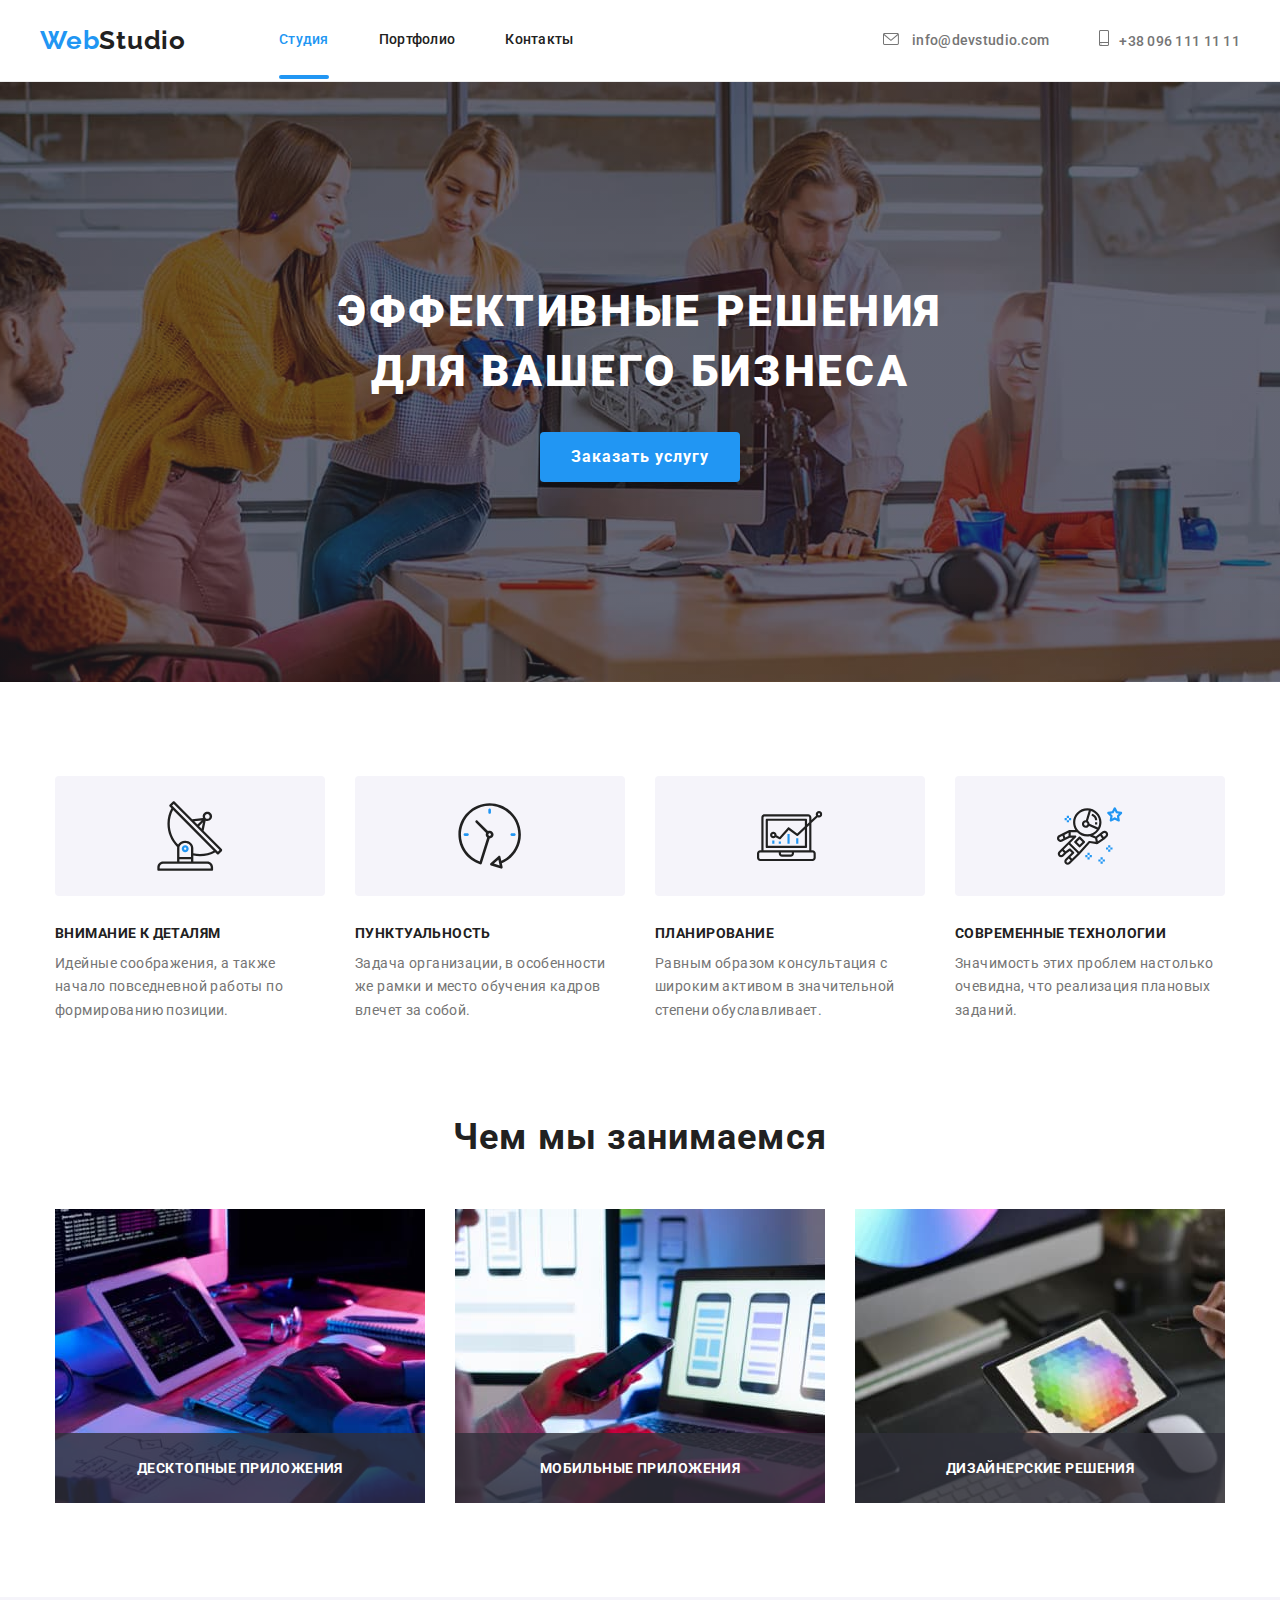
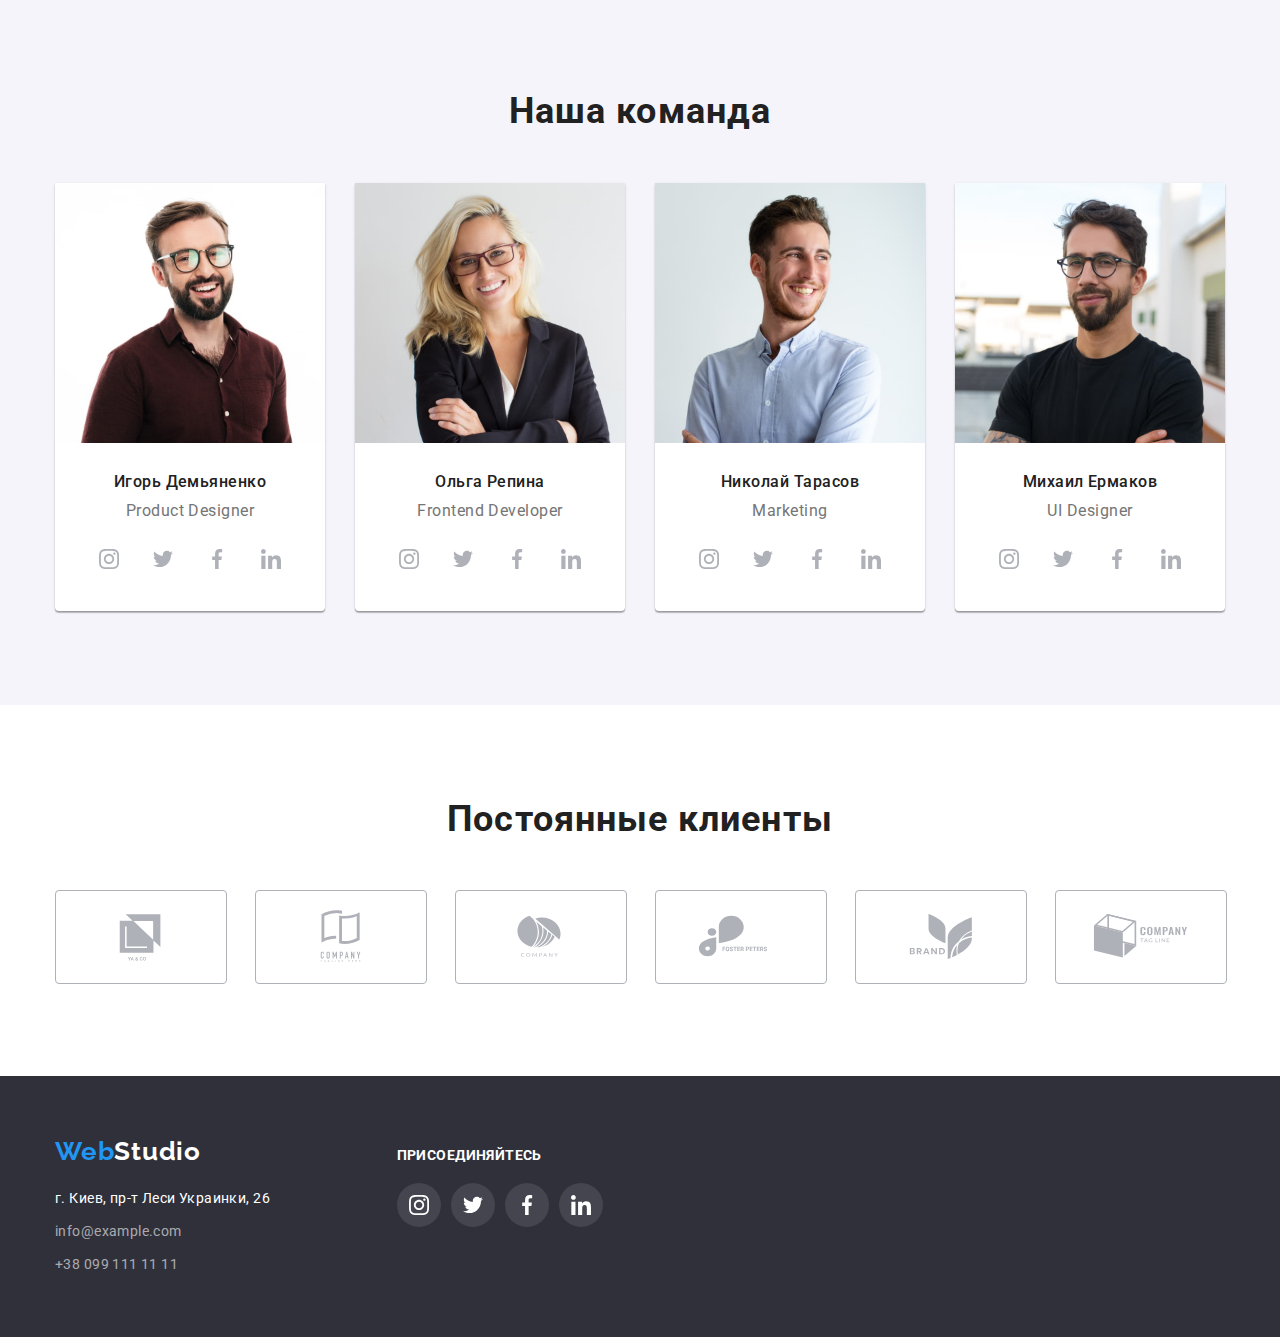
<file: index.html>
<!DOCTYPE html>
<html lang="ru">
<head>
    <meta charset="UTF-8">
    <meta http-equiv="X-UA-Compatible" content="IE=edge">
    <meta name="viewport" content="width=device-width, initial-scale=1.0">
    <link rel="preconnect" href="https://fonts.googleapis.com">
    <link rel="preconnect" href="https://fonts.gstatic.com" crossorigin>
    <link href="https://fonts.googleapis.com/css2?family=Roboto:wght@400;500;700;900&display=swap" rel="stylesheet">
    <link href="https://fonts.googleapis.com/css2?family=Raleway:wght@700&display=swap" rel="stylesheet">
    <title>Студия</title>
    <link
      rel="stylesheet"
      href="https://cdnjs.cloudflare.com/ajax/libs/modern-normalize/1.1.0/modern-normalize.min.css"
      integrity="sha512-wpPYUAdjBVSE4KJnH1VR1HeZfpl1ub8YT/NKx4PuQ5NmX2tKuGu6U/JRp5y+Y8XG2tV+wKQpNHVUX03MfMFn9Q=="
      crossorigin="anonymous"
      referrerpolicy="no-referrer">
      <link href="https://unpkg.com/aos@2.3.1/dist/aos.css" rel="stylesheet">
    <link rel="stylesheet" href="./css/styles.css">
    <link rel="stylesheet" href="./css/normalize.css">
</head>
<body>
    <header class="header">
    <div class="container">
<nav class="header-nav">
    <a href="" class="link"> <span class="logo-web logo">Web</span><span class="logo-studio logo">Studio</span></a>
    <ul class="header-list list">
        <li class="header-item"><a href="" class="header-link-studio-page current link">Студия</a></li>
        <li class="header-item"><a href="./portfolio.html" rel="noopener noreferrer nofollow" class="header-link link">Портфолио </a></li>
        <li class="header-item"><a href="" class="header-link link">Контакты </a></li>
    </ul>
</nav>
<div class="header-connect">
<ul class="header-contact-list list">
    <li>
        <a href="mailto:info@devstudio.com" class="header-tel link">
            <svg class="header-icon-mail" width="16" height="12">
                <use href="./img/icons4.svg#icon-envelope"></use>
            </svg>
        info@devstudio.com
        </a>
    </li>
    <li>
        <a href="tel:+380961111111" class="header-mail link">
            <svg class="header-icon-tel" width="10" height="16">
                <use href="./img/icons4.svg#icon-smartphone"></use>
            </svg>+38 096 111 11 11</a>
    </li>
</ul>
</div>
</div>
</header>
<main>
    <section class="section hero">
    <div class="container">
        <div class="hero-content">
        <h1 class="hero-title">
        Эффективные решения для вашего бизнеса
        </h1>
        <button type="button" class="hero-btn" data-modal-open>Заказать услугу</button>
        </div>
    </div>
    </section>
    <section class="section-benefits">
        <div class="container flex-benefits">
<ul class="benefits-list list">
    <li class="benefits-item">
        <a href="" class="benefits-link-icons" rel="noopener noreferrer nofollow">
            <svg class="benefits-icon" width="65.32" height="70">
                <use href="./img/icons3.svg#icon-benefits-icon"></use>
            </svg>
        </a>
        <p class="benefits-sledding">Внимание к деталям</p>
        <p class="benefits-sledding-item">Идейные соображения, а также начало повседневной работы по формированию позиции.</p>
    </li>
    <li class="benefits-item">
        <a href="" class="benefits-link-icons" rel="noopener noreferrer nofollow">
            <svg class="benefits-icon" width="65.32" height="70">
                <use href="./img/icons3.svg#icon-benefits-icon2"></use>
            </svg>
        </a>
        <p class="benefits-sledding">Пунктуальность</p>
        <p class="benefits-sledding-item">Задача организации, в особенности же рамки и место обучения кадров влечет за собой.</p>
    </li>
    <li class="benefits-item">
        <a href="" class="benefits-link-icons" rel="noopener noreferrer nofollow">
            <svg class="benefits-icon" width="65.32" height="70">
                <use href="./img/icons3.svg#icon-benefits-icon3"></use>
            </svg>
        </a>
        <p class="benefits-sledding">Планирование</p>
        <p class="benefits-sledding-item">Равным образом консультация с широким активом в значительной степени обуславливает.</p>
    </li>
    <li class="benefits-item">
        <a href="" class="benefits-link-icons" rel="noopener noreferrer nofollow">
            <svg class="benefits-icon" width="65.32" height="70">
                <use href="./img/icons3.svg#icon-benefits-icon4"></use>
            </svg>
        </a>
        <p class="benefits-sledding">Современные технологии</p>
        <p class="benefits-sledding-item">Значимость этих проблем настолько очевидна, что реализация плановых заданий.</p>
    </li>
</ul>
</div>
    </section>
    <section class="section">
    <div class="container flex-about">
    <h2 class="about-main-title">Чем мы занимаемся</h2>
        <ul class="about-list list">
            <li class="about-item">
                <div class="abous-cover">
                <img src="./img/img-work1.jpg" alt="работа" width="370"height="294">
                <p class="about-cover-text">Десктопные приложения</p>
                </div>
            </li>
            <li class="about-item">
                <div class="abous-cover">
                <img src="./img/img-work2.jpg" alt="работа" width="370"height="294">
                <p class="about-cover-text">Мобильные приложения</p>
                </div>
            </li>
            <li class="about-item">
                <div class="abous-cover">
                <img src="./img/img-work3.jpg" alt="работа" width="370"height="294">
                <p class="about-cover-text">Дизайнерские решения</p>
                </div>
            </li>
        </ul>
    </div>
    </section>
    <section class="section flex-team">
        <div class="container flex-team">
        <h2 class="team-main-title">Наша команда</h2>
        <ul class="team-list list">
            <li class="team-item">
                <img src="./img/human1.jpg" alt="human" width="270" height="260">
            <div class="team-text">
                <p class="team-item-name">Игорь Демьяненко</p>
                <p lang="en" class="team-item-position">Product Designer</p>
                <ul class="team-soc-list list">
                    <li class="team-soc-item">
                        <a href="" class="team-soc-link link" rel="noopener noreferrer nofollow">
                        <svg class="team-soc-icon" width="20" height="20">
                          <use href="./img/icons.svg#icon-instagram"></use>  
                        </svg>
                        </a>
                    </li>
                    <li class="team-soc-item">
                        <a href="" class="team-soc-link link" rel="noopener noreferrer nofollow">
                            <svg class="team-soc-icon" width="20" height="20">
                                <use href="./img/icons.svg#icon-twitter"></use>  
                              </svg>
                        </a></li>
                    <li class="team-soc-item">
                        <a href="" class="team-soc-link link" rel="noopener noreferrer nofollow">
                            <svg class="team-soc-icon" width="20" height="20">
                                <use href="./img/icons.svg#icon-facebook"></use>  
                              </svg>
                        </a></li>
                    <li class="team-soc-item">
                        <a href="" class="team-soc-link link" rel="noopener noreferrer nofollow">
                            <svg class="team-soc-icon" width="20" height="20">
                                <use href="./img/icons.svg#icon-linkedin"></use>  
                              </svg>  
                        </a></li>
                </ul>
            </div>
            </li>
            <li class="team-item">
                <img src="./img/human2.jpg" alt="human" width="270" height="260">
            <div class="team-text">
                <p class="team-item-name">Ольга Репина</p>
                <p lang="en" class="team-item-position">Frontend Developer</p>
                <ul class="team-soc-list list">
                    <li class="team-soc-item">
                        <a href="" class="team-soc-link link" rel="noopener noreferrer nofollow">
                        <svg class="team-soc-icon" width="20" height="20">
                          <use href="./img/icons.svg#icon-instagram"></use>  
                        </svg>
                        </a>
                    </li>
                    <li class="team-soc-item">
                        <a href="" class="team-soc-link link" rel="noopener noreferrer nofollow">
                            <svg class="team-soc-icon" width="20" height="20">
                                <use href="./img/icons.svg#icon-twitter"></use>  
                              </svg>
                        </a></li>
                    <li class="team-soc-item">
                        <a href="" class="team-soc-link link" rel="noopener noreferrer nofollow">
                            <svg class="team-soc-icon" width="20" height="20">
                                <use href="./img/icons.svg#icon-facebook"></use>  
                              </svg>
                        </a></li>
                    <li class="team-soc-item">
                        <a href="" class="team-soc-link link" rel="noopener noreferrer nofollow">
                            <svg class="team-soc-icon" width="20" height="20">
                                <use href="./img/icons.svg#icon-linkedin"></use>  
                              </svg>  
                        </a></li>
                </ul>
                </div>
            </li>
            <li class="team-item">
                <img src="./img/human3.jpg" alt="human" width="270" height="260">
                <div class="team-text">
                <p class="team-item-name">Николай Тарасов</p>
                <p lang="en" class="team-item-position">Marketing</p>
                <ul class="team-soc-list list">
                    <li class="team-soc-item">
                        <a href="" class="team-soc-link link" rel="noopener noreferrer nofollow">
                        <svg class="team-soc-icon" width="20" height="20">
                          <use href="./img/icons.svg#icon-instagram"></use>  
                        </svg>
                        </a>
                    </li>
                    <li class="team-soc-item">
                        <a href="" class="team-soc-link link" rel="noopener noreferrer nofollow">
                            <svg class="team-soc-icon" width="20" height="20">
                                <use href="./img/icons.svg#icon-twitter"></use>  
                              </svg>
                        </a></li>
                    <li class="team-soc-item">
                        <a href="" class="team-soc-link link" rel="noopener noreferrer nofollow">
                            <svg class="team-soc-icon" width="20" height="20">
                                <use href="./img/icons.svg#icon-facebook"></use>  
                              </svg>
                        </a></li>
                    <li class="team-soc-item">
                        <a href="" class="team-soc-link link" rel="noopener noreferrer nofollow">
                            <svg class="team-soc-icon" width="20" height="20">
                                <use href="./img/icons.svg#icon-linkedin"></use>  
                              </svg>  
                        </a></li>
                </ul>
</div>
            </li>
            <li class="team-item">
                <img src="./img/human4.jpg" alt="human" width="270" height="260">
<div class="team-text">
                <p class="team-item-name">Михаил Ермаков</p>
                <p lang="en" class="team-item-position">UI Designer</p>
                <ul class="team-soc-list list">
                    <li class="team-soc-item">
                        <a href="" class="team-soc-link link" rel="noopener noreferrer nofollow">
                        <svg class="team-soc-icon" width="20" height="20">
                          <use href="./img/icons.svg#icon-instagram"></use>  
                        </svg>
                        </a>
                    </li>
                    <li class="team-soc-item">
                        <a href="" class="team-soc-link link" rel="noopener noreferrer nofollow">
                            <svg class="team-soc-icon" width="20" height="20">
                                <use href="./img/icons.svg#icon-twitter"></use>  
                              </svg>
                        </a></li>
                    <li class="team-soc-item">
                        <a href="" class="team-soc-link link" rel="noopener noreferrer nofollow">
                            <svg class="team-soc-icon" width="20" height="20">
                                <use href="./img/icons.svg#icon-facebook"></use>  
                              </svg>
                        </a></li>
                    <li class="team-soc-item">
                        <a href="" class="team-soc-link link" rel="noopener noreferrer nofollow">
                            <svg class="team-soc-icon" width="20" height="20">
                                <use href="./img/icons.svg#icon-linkedin"></use>  
                              </svg>  
                        </a></li>
                </ul>
            </div>
            </li>
        </ul>
        </div>
    </section>
    <section class="section">
        <h2 class="clients-main-title">
        Постоянные клиенты
        </h2>
        <div class="clients-maim-list container">
            <ul class="clients-soc-list list container">
            <li class="clients-soc-item">
            <a href="" class="clients-soc-link link" rel="noopener noreferrer nofollow">
            <svg class="clients=soc-icon" width="106" height="60">
                <use href="./img/icons2.svg#icon-clients1"></use>    
            </svg>
            </a>
            </li>
            <li class="clients-soc-item">
            <a href="" class="clients-soc-link link" rel="noopener noreferrer nofollow">
                <svg class="clients=soc-icon" width="106" height="60">
                    <use href="./img/icons2.svg#icon-clients2"></use>    
                </svg>
        </a>
    </li>
            <li class="clients-soc-item">
            <a href="" class="clients-soc-link link" rel="noopener noreferrer nofollow">
                <svg class="clients=soc-icon" width="106" height="60">
                    <use href="./img/icons2.svg#icon-clients3"></use>    
                </svg>
        </a>
    </li>
            <li class="clients-soc-item">
            <a href="" class="clients-soc-link link" rel="noopener noreferrer nofollow">
                <svg class="clients=soc-icon" width="106" height="60">
                    <use href="./img/icons2.svg#icon-clients4"></use>    
                </svg>
            </a>
            </li>
            <li class="clients-soc-item">
            <a href="" class="clients-soc-link link" rel="noopener noreferrer nofollow">
                <svg class="clients=soc-icon" width="106" height="60">
                    <use href="./img/icons2.svg#icon-clients5"></use>    
                </svg>
        </a>
    </li>
            <li class="clients-soc-item">
            <a href="" class="clients-soc-link link" rel="noopener noreferrer nofollow">
                <svg class="clients=soc-icon" width="106" height="60">
                    <use href="./img/icons2.svg#icon-clients6"></use>    
                </svg>
        </a>
    </li>
</div>
    </section>
</main>
<footer class="footer">
<div class="footer-blocks container">
    <div class="footer-info container">
    <a href="" class="logo-footer link"> <span class="logo-web">Web</span><span class="logo-studio-footer">Studio</span></a>
    <address role="author" class="footer-address">г. Киев, пр-т Леси Украинки, 26</address>
    <ul class="footer-list list">
        <li class="footer-item"><a href="mailto:info@example.com" class="footer-tel link">info@example.com</a></li>
        <li class="footer-item"><a href="tel:+380991111111" class="footer-mail link">+38 099 111 11 11</a></li>
    </ul>
    </div>
    <div class="footer-connect-block container flex-footer">
        <p class="footer-connect">присоединяйтесь</p>
        <ul class="team-soc-list list">
            <li class="team-soc-item-footer">
                <a href="" class="team-soc-link-footer link" rel="noopener noreferrer nofollow">
                <svg class="team-soc-icon-footer" width="20" height="20">
                  <use href="./img/icons.svg#icon-instagram"></use>  
                </svg>
                </a>
            </li>
            <li class="team-soc-item-footer">
                <a href="" class="team-soc-link-footer link" rel="noopener noreferrer nofollow">
                    <svg class="team-soc-icon-footer" width="20" height="20">
                        <use href="./img/icons.svg#icon-twitter"></use>  
                      </svg>
                </a></li>
            <li class="team-soc-item-footer">
                <a href="" class="team-soc-link-footer link" rel="noopener noreferrer nofollow">
                    <svg class="team-soc-icon-footer" width="20" height="20">
                        <use href="./img/icons.svg#icon-facebook"></use>  
                      </svg>
                </a></li>
            <li class="team-soc-item-footer">
                <a href="" class="team-soc-link-footer link" rel="noopener noreferrer nofollow">
                    <svg class="team-soc-icon-footer" width="20" height="20">
                        <use href="./img/icons.svg#icon-linkedin"></use>  
                      </svg> 
                </a></li>
        </ul>
    </div>
    </div>
</footer>
<div class="backdrop is-hidden" data-modal>
    <div class="modal">
        <button type="button" class="modal-close-btn" data-modal-close>
            <svg class="modal-icon" width="20" height="18" fill="none" xmlns="http://www.w3.org/2000/svg"><path d="M15 4.108 13.892 3 9.5 7.392 5.108 3 4 4.108 8.392 8.5 4 12.892 5.108 14 9.5 9.608 13.892 14 15 12.892 10.608 8.5 15 4.108Z"/></svg>
        </button>
    </div>
</div>
<script src="./js/modal.js"></script>
<script src="https://unpkg.com/aos@2.3.1/dist/aos.js"></script>
<script>
    AOS.init();
  </script>
</body>
</html>
</file>
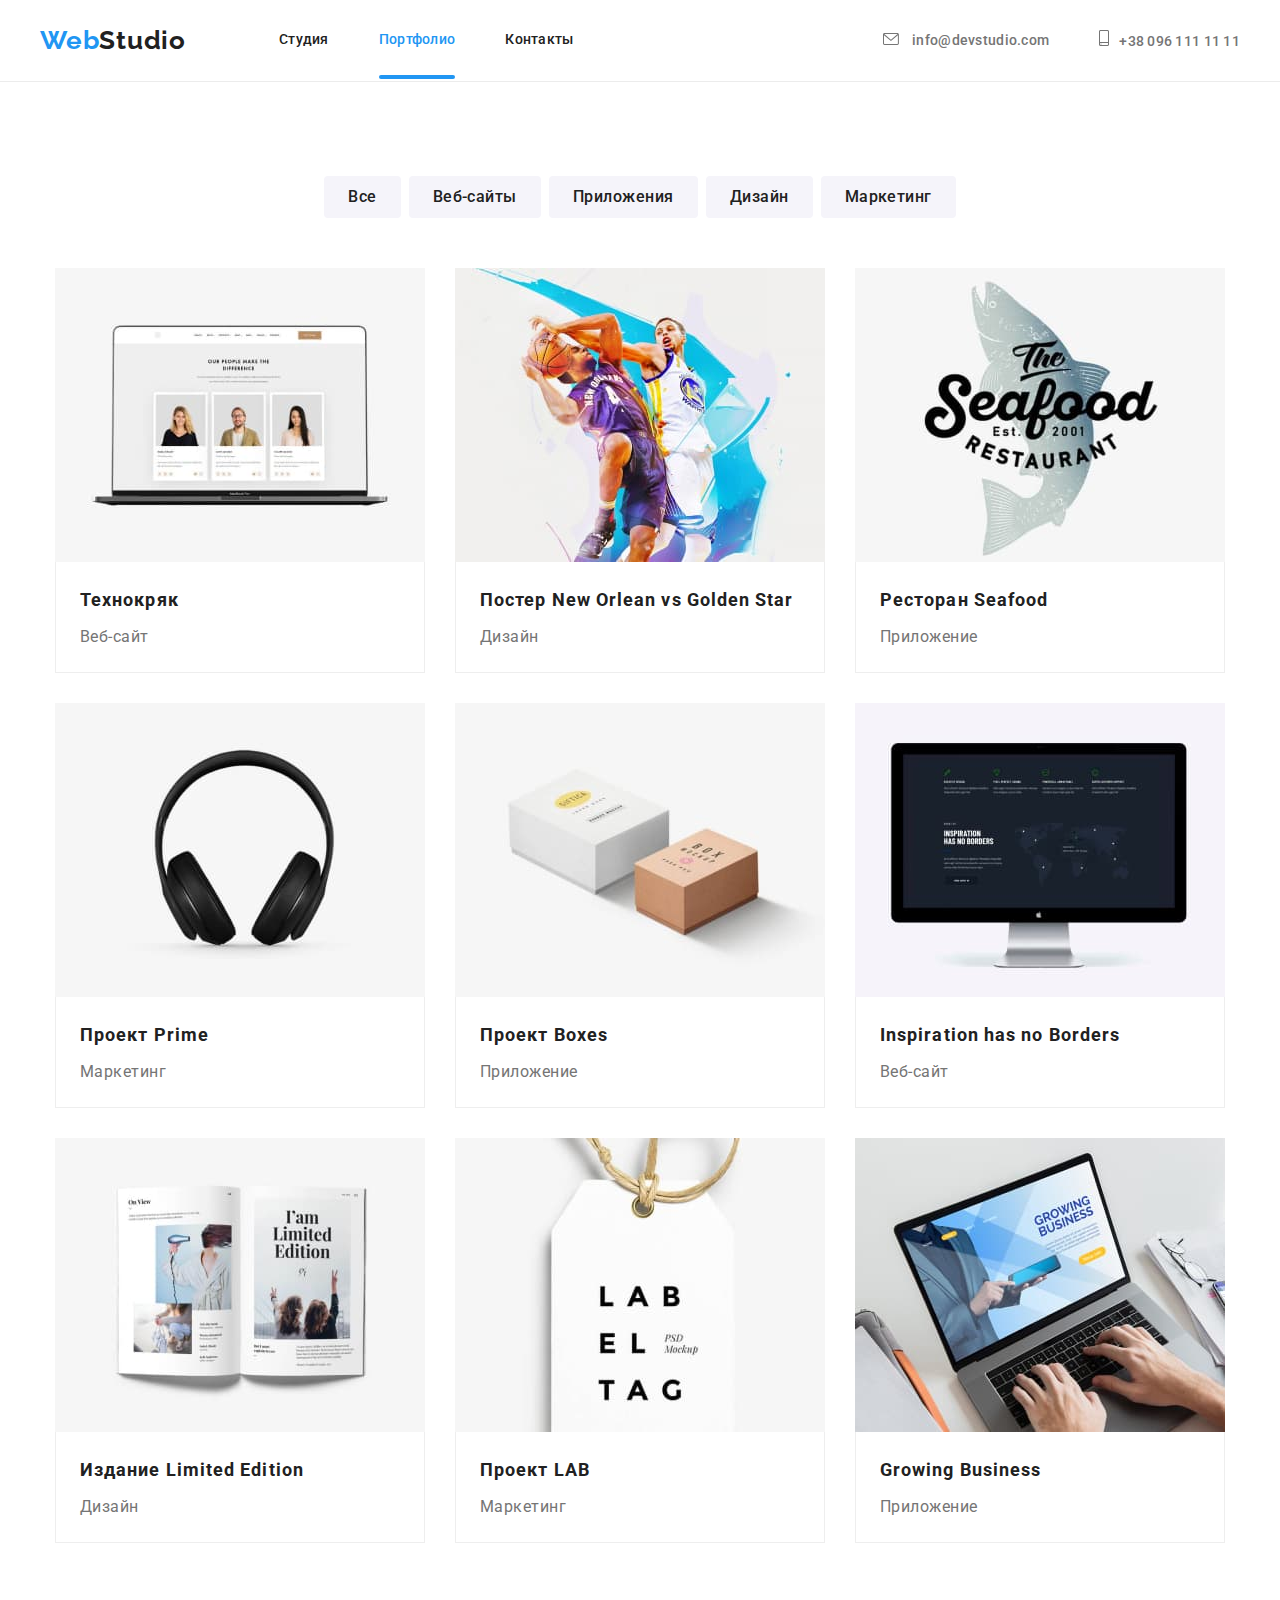
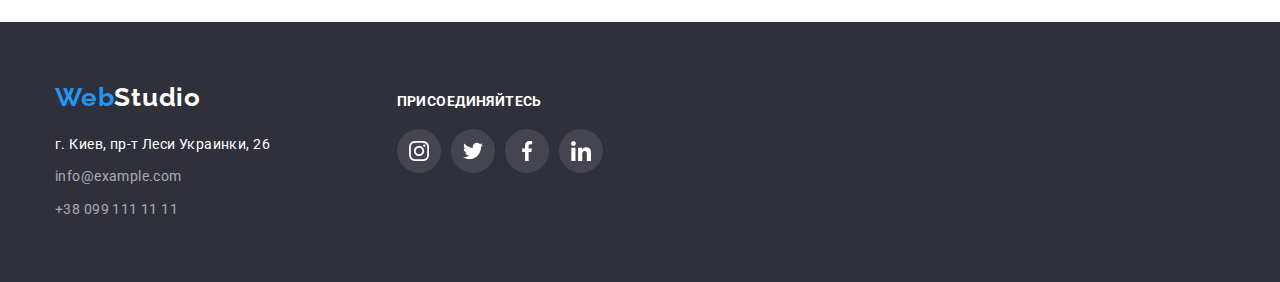
<file: portfolio.html>
<!DOCTYPE html>
<html lang="ru">
<head>
    <meta charset="UTF-8">
    <meta http-equiv="X-UA-Compatible" content="IE=edge">
    <meta name="viewport" content="width=device-width, initial-scale=1.0">
    <link rel="preconnect" href="https://fonts.googleapis.com">
    <link rel="preconnect" href="https://fonts.gstatic.com" crossorigin>
    <link href="https://fonts.googleapis.com/css2?family=Roboto:wght@400;500;700;900&display=swap" rel="stylesheet">
    <link href="https://fonts.googleapis.com/css2?family=Raleway:wght@700&display=swap" rel="stylesheet">
    <title>Портфолио</title>
    <link rel="stylesheet" href="./css/styles.css">
    <link rel="stylesheet" href="./css/normalize.css">
</head>
<body>
    <header class="header">
        <div class="container">
    <nav class="header-nav">
        <a href="" class="link"> <span class="logo-web logo">Web</span><span class="logo-studio logo">Studio</span></a>
        <ul class="header-list list">
            <li class="header-item"><a href="./index.html" rel="noopener noreferrer nofollow" class="header-link link">Студия</a></li>
            <li class="header-item"><a href="" rel="" class="header-link-page current link">Портфолио </a></li>
            <li class="header-item"><a href="" class="header-link link">Контакты </a></li>
        </ul>
    </nav>
    <div class="header-connect">
        <ul class="header-contact-list list">
            <li>
                <a href="mailto:info@devstudio.com" class="header-tel link">
                    <svg class="header-icon-mail" width="16" height="12">
                        <use href="./img/icons4.svg#icon-envelope"></use>
                    </svg>
                info@devstudio.com
                </a>
            </li>
            <li>
                <a href="tel:+380961111111" class="header-mail link">
                    <svg class="header-icon-tel" width="10" height="16">
                        <use href="./img/icons4.svg#icon-smartphone"></use>
                    </svg>+38 096 111 11 11</a>
            </li>
        </ul>
    </div>
    </div>
    </header>
<main>
<section class="section-portfolio">
    <div class="container">
    <ul class="main-list-btn list">
    <li class="main-item-btn"><button type="button" class="main-btn">Все</button></li>
    <li class="main-item-btn"><button type="button" class="main-btn">Веб-сайты</button></li>
    <li class="main-item-btn"><button type="button" class="main-btn">Приложения</button></li>
    <li class="main-item-btn"><button type="button" class="main-btn">Дизайн</button></li>
    <li class="main-item-btn"><button type="button" class="main-btn">Маркетинг</button></li>
    </ul>
    </div>
    <div class="container">
    <ul class="main-list list">
        <li class="main-item">
            <div class="main-top-wrap"><img src="./img/main-img1.jpg" alt="macbook" width="370" height="294">
                <p class="main-img-cover-text">Ресурс предлагает комплексные предложения с разным уровнем функционала и сервисов. Все это позволит посетителю получить исчерпывающие сведения <br> о компании или частном лице.
                </p>
            </div>
            <div class="cards-text">
            <p class="main-item-text">Технокряк</p>
            <p class="main-item-subtext">Веб-сайт</p>
            </div>
        </li>
        <li class="main-item">
            <div class="main-top-wrap">
            <img src="./img/main-img2.jpg" alt="basketball" width="370" height="294">
            <p class="main-img-cover-text">Ресурс предлагает комплексные предложения с разным уровнем функционала и сервисов. Все это позволит посетителю получить исчерпывающие сведения <br> о компании или частном лице.
            </p>
            </div>
            <div class="cards-text">
            <p class="main-item-text">Постер New Orlean vs Golden Star</p>
            <p class="main-item-subtext">Дизайн</p>
        </div>
        </li>
        <li class="main-item">
            <div class="main-top-wrap">
            <img src="./img/main-img3.jpg" alt="seafood" width="370" height="294">
            <p class="main-img-cover-text">Ресурс предлагает комплексные предложения с разным уровнем функционала и сервисов. Все это позволит посетителю получить исчерпывающие сведения <br> о компании или частном лице.
            </p>
            </div>
            <div class="cards-text">
            <p class="main-item-text">Ресторан Seafood</p>
            <p class="main-item-subtext">Приложение</p>
        </div>
        </li>
        <li class="main-item">
            <div class="main-top-wrap">
            <img src="./img/main-img4.jpg" alt="headphones" width="370" height="294">
            <p class="main-img-cover-text">Ресурс предлагает комплексные предложения с разным уровнем функционала и сервисов. Все это позволит посетителю получить исчерпывающие сведения <br> о компании или частном лице.
            </p>
            </div>
            <div class="cards-text">
            <p class="main-item-text">Проект Prime</p>
            <p class="main-item-subtext">Маркетинг</p>
        </div>
        </li>
        <li class="main-item">
            <div class="main-top-wrap">
            <img src="./img/main-img5.jpg" alt="boxes" width="370" height="294">
            <p class="main-img-cover-text">Ресурс предлагает комплексные предложения с разным уровнем функционала и сервисов. Все это позволит посетителю получить исчерпывающие сведения <br> о компании или частном лице.
            </p>
            </div>
            <div class="cards-text">
            <p class="main-item-text">Проект Boxes</p>
            <p class="main-item-subtext">Приложение</p>
        </div>
        </li>
        <li class="main-item">
            <div class="main-top-wrap">
            <img src="./img/main-img6.jpg" alt="macpc" width="370" height="294">
            <p class="main-img-cover-text">Ресурс предлагает комплексные предложения с разным уровнем функционала и сервисов. Все это позволит посетителю получить исчерпывающие сведения <br> о компании или частном лице.
            </p>
            </div>
            <div class="cards-text">
            <p class="main-item-text" lang="en">Inspiration has no Borders</p>
            <p class="main-item-subtext">Веб-сайт</p>
        </div>
        </li>
        <li class="main-item">
            <div class="main-top-wrap">
            <img src="./img/main-img7.jpg" alt="books" width="370" height="294">
            <p class="main-img-cover-text">Ресурс предлагает комплексные предложения с разным уровнем функционала и сервисов. Все это позволит посетителю получить исчерпывающие сведения <br> о компании или частном лице.
            </p>
            </div>
            <div class="cards-text">
            <p class="main-item-text">Издание Limited Edition</p>
            <p class="main-item-subtext">Дизайн</p>
        </div>
        </li>
        <li class="main-item">
            <div class="main-top-wrap">
            <img src="./img/main-img8.jpg" alt="tag" width="370" height="294">
            <p class="main-img-cover-text">Ресурс предлагает комплексные предложения с разным уровнем функционала и сервисов. Все это позволит посетителю получить исчерпывающие сведения <br> о компании или частном лице.
            </p>
            </div>
            <div class="cards-text">
            <p class="main-item-text">Проект LAB</p>
            <p class="main-item-subtext">Маркетинг</p>
        </div>
        </li>
        <li class="main-item">
            <div class="main-top-wrap">
            <img src="./img/main-img9.jpg" alt="workprocces" width="370" height="294">
            <p class="main-img-cover-text">Ресурс предлагает комплексные предложения с разным уровнем функционала и сервисов. Все это позволит посетителю получить исчерпывающие сведения <br> о компании или частном лице.
            </p>
            </div>
            <div class="cards-text">
            <p class="main-item-text" lang="en">Growing Business</p>
            <p class="main-item-subtext">Приложение</p>
        </div>
        </li>
    </ul>
    </div>
</section>
</main>
<footer class="footer">
    <div class="footer-blocks container">
        <div class="footer-info container">
        <a href="" class="logo-footer link"> <span class="logo-web">Web</span><span class="logo-studio-footer">Studio</span></a>
        <address role="author" class="footer-address">г. Киев, пр-т Леси Украинки, 26</address>
        <ul class="footer-list list">
            <li class="footer-item"><a href="mailto:info@example.com" class="footer-tel link">info@example.com</a></li>
            <li class="footer-item"><a href="tel:+380991111111" class="footer-mail link">+38 099 111 11 11</a></li>
        </ul>
        </div>
        <div class="footer-connect-block container flex-footer">
            <p class="footer-connect">присоединяйтесь</p>
            <ul class="team-soc-list list">
                <li class="team-soc-item-footer">
                    <a href="" class="team-soc-link-footer link" rel="noopener noreferrer nofollow">
                    <svg class="team-soc-icon-footer" width="20" height="20">
                      <use href="./img/icons.svg#icon-instagram"></use>  
                    </svg>
                    </a>
                </li>
                <li class="team-soc-item-footer">
                    <a href="" class="team-soc-link-footer link" rel="noopener noreferrer nofollow">
                        <svg class="team-soc-icon-footer" width="20" height="20">
                            <use href="./img/icons.svg#icon-twitter"></use>  
                          </svg>
                    </a></li>
                <li class="team-soc-item-footer">
                    <a href="" class="team-soc-link-footer link" rel="noopener noreferrer nofollow">
                        <svg class="team-soc-icon-footer" width="20" height="20">
                            <use href="./img/icons.svg#icon-facebook"></use>  
                          </svg>
                    </a></li>
                <li class="team-soc-item-footer">
                    <a href="" class="team-soc-link-footer link" rel="noopener noreferrer nofollow">
                        <svg class="team-soc-icon-footer" width="20" height="20">
                            <use href="./img/icons.svg#icon-linkedin"></use>  
                          </svg> 
                    </a></li>
            </ul>
        </div>
        </div>
    </footer>
</body>
</html>
</file>
<file: css/styles.css>
html, body {
    margin:0;
    padding:0;
    box-sizing: border-box;
    }

:root {
    --main_color: #212121;
    --contacts-color: #757575;
    --header-title-color: #ffffff;
    --main-btn-color: #ffffff;
    --accent-color: #2196F3;
    --portfolio-btn: #F5F4FA;
    --typical-margin: 30px;
    --header-margin: 50px;
}
/* Студия */
body {
    font-family: 'Roboto', sans-serif;
    color: var(--main_color);
    background: #ffffff;
}
.container {
    width: 1200px;
    padding-left: 15px;
    padding-right: 15px;
    margin: 0 auto;
}


p,
h1,
h2,
h3,
h4,
h5,
h6 {
  margin: 0;
}

ul {
  margin: 0;
  padding-left: 0;
}
.link {
    text-decoration: none;
}
.list{
    list-style: none;
    margin: 0;
    padding: 0;
}

@keyframes rotator {

}

.section {
    padding-top: 94px;
    padding-bottom: 94px;
}

.section-portfolio {
    padding-top: 94px;
    padding-bottom: 94px;
}
.section-benefits {
    padding-top: 94px;
}

img {
	display: block;
	max-width: 100%;
	height: auto;
}

/*---------------- HEADER------------------ */

.header{
    background-color: white;
    padding-top: 25px;
    padding-bottom: 25px;
    border-bottom: 1px solid #ECECEC;
}

.header .container{
display: flex;
align-items: center;
}

.header-nav {
    display: flex;
    align-items: center;
}

.header-link {
    color: var(--main_color);
    position: relative;
    padding-top: 32px;
    padding-bottom: 32px;
    transition: color 250ms cubic-bezier(0.4, 0, 0.2, 1);
}
.header-link-page{
    color: var(--accent-color);
    position: relative;
    padding-top: 32px;
    padding-bottom: 32px;
}
.header-link-studio-page{
    color: var(--accent-color);
    position: relative;
    padding-top: 32px;
    padding-bottom: 32px;
}
.header-link:hover, .header-link:focus {
color: var(--accent-color);
}

.header-connect {
    margin-left: auto;
}

.header-contact-list {
    display: flex;
    align-items: center;
}

.header-icon-mail {
    fill: currentColor;
    margin-right: 10px;
}

.header-icon-tel {
    fill: currentColor;
    margin-right: 10px;
}

.header-tel, .header-mail{
    font-weight: 500;
    font-size: 14px;
    line-height: 1.14;
    letter-spacing: 0.02em;
    fill: var(--contacts-color);
    color: var(--contacts-color);
    transition: color 250ms cubic-bezier(0.4, 0, 0.2, 1), fill 250ms cubic-bezier(0.4, 0, 0.2, 1);
}

.header-tel {
    margin-right: var(--header-margin);
}

.header-tel:hover, .header-tel:focus, 
.header-mail:hover, .header-mail:focus{
    color: var(--accent-color);
    fill: var(--accent-color);
}

.header-list {
    display: flex;
}

.header-item {
font-weight: 500;
font-size: 14px;
line-height: 1.14;
letter-spacing: 0.02em;
align-items: center;
}

.current::after {
content: "";
position: absolute;
bottom: 0;
display: block;
width: 100%;
height: 4px;
background-color: var(--accent-color);
border-radius: 2px;
}

.header-item:not(:last-child) {
    margin-right: var(--header-margin);
}

/*------------- HERO ----------------*/

.hero {
	background-color: #2f303a;
	text-align: center;
	padding-top: 200px;
	padding-bottom: 200px;
    background-image: linear-gradient(
        rgba(47, 48, 58, 0.4),
        rgba(47, 48, 58, 0.4)
      ),
      url(../img/hero-content-img.jpg);
    background-repeat: no-repeat;
    background-position: center;
    background-size: cover;
    flex-grow: 1;
}
.container{
    display: flex;
    }

.hero-content{
    text-align: center;
    flex-grow: 1;
  }

.hero-title{
margin-top: 0;
margin-right: auto;
margin-left: auto;
font-weight: 900;
font-size: 44px;
line-height: 1.36;
letter-spacing: 0.06em;
text-transform: uppercase;
color: var(--header-title-color);
margin-bottom: var(--typical-margin);
}

.hero-title{
    max-width: 700px;
}

.hero-btn {
cursor: pointer;
background-color: var(--accent-color);
box-shadow: 0px 4px 4px rgba(0, 0, 0, 0.15);
border: 0px;
border-radius: 4px;
min-width: 200px;
height: 50px;
font-weight: 700;
font-size: 16px;
line-height: 1.87;
letter-spacing: 0.06em;
color: var(--main-btn-color);
}

/* ---------------------BENEFITS-------------------------- */

.flex-benefits  {
    display: flex;
    justify-content: center;
    align-items: center;
}

.benefits-list-icons {
    display: flex;
    align-items: center;
    justify-content: center;
}

.benefits-item-icons {
width: 270px;
height: 120px;
}

.benefits-item-icons {
margin-bottom: 30px;
}

.benefits-link-icons {
    display: flex;
    align-items: center;
    justify-content: center;
    width: 100%;
    height: 100%;
    background-color: #F5F4FA;;
    border-radius: 4px;
    width: 270px;
    height: 120px;
    margin-bottom: 30px;
}

.benefits-icon {
width: 65.32px;
height: 70px;
}

.benefits-list {
    display: flex;
}

.benefits-item:not(:last-child){
    margin-right: var(--typical-margin);
    
}

.benefits-sledding-item{
    max-width: 260px;
}

.benefits-sledding {
font-weight: 700;
font-size: 14px;
line-height: 1.14;
letter-spacing: 0.03em;
text-transform: uppercase;
color: var(--main_color);
}

.benefits-sledding {
margin-bottom: 10px;
}

.benefits-sledding-item{
font-size: 14px;
line-height: 1.71;
letter-spacing: 0.03em;
color: var(--contacts-color);
}

/* ----------------------ABOUT-------------------------------- */

.flex-about  {
    display: flex;
    justify-content: center;
    align-items: center;
    flex-direction: column;
}

.container{
display: flex;
}

.about-main-title{
font-weight: 700;
font-size: 36px;
line-height: 1.16;
text-align: center;
letter-spacing: 0.03em;
color: var(--main_color);
}

.about-list{
display: flex;
margin-top: var(--header-margin);
}

.about-item:not(:first-child){
    margin-left: var(--typical-margin);
}


.abous-cover {
    position: relative;
}

.about-cover-text {
position: absolute;
display: flex;
color: #ffffff;
width: inherit;
height: 70px;
bottom: 0;
left: 0;
right: 0;
justify-content: center;
align-items: center;
font-weight: 700;
font-size: 14px;
line-height: 1.14px;
letter-spacing: 0.03em;
text-transform: uppercase;
background: rgba(47, 48, 58, 0.8);
}

/* -----------------TEAM---------------- */

.flex-team  {
display: flex;
justify-content: center;
align-items: center;
flex-direction: column;
background: #F5F4FA;
}

.team{
background-color: #F5F4FA;
}

.team-main-title{
font-weight: 700;
font-size: 36px;
line-height: 1.16;
text-align: center;
letter-spacing: 0.03em;
color: var(--main_color);
margin-bottom: var(--header-margin);
}

.team-list {
    display: flex;
}

.team-item:not(:last-child){
    margin-right: var(--typical-margin);
}

.team-item{
display: flex;
flex-direction: column;
align-items: center;
box-shadow: 0px 1px 3px rgba(0, 0, 0, 0.12), 0px 1px 1px rgba(0, 0, 0, 0.14), 0px 2px 1px rgba(0, 0, 0, 0.2);
border-radius: 0px 0px 4px 4px;
background: #ffffff; 
}

.team-text {
    padding-bottom: 30px;
    padding-top: 30px;
    text-align: center;
}

.team-item-name {
    margin-bottom: 10px;
}

.team-item-name {
font-weight: 500;
font-size: 16px;
line-height: 1.18;
letter-spacing: 0.03em;
color: var(--main_color);
}

.team-item-position{
font-weight: 400;
font-size: 16px;
line-height: 1.18;
letter-spacing: 0.03em;
color: var(--contacts-color);
margin-bottom: 16px;
}

.team-soc-icon {
fill: #AFB1B8;
}

.team-soc-list {
display: flex;
list-style: none;
}

.team-soc-item {
    width: 44px;
    height: 44px;
    margin-left: 10px;
}

.team-soc-item:first-child {
margin-left: 0;
}

.team-soc-link  {
display: flex;
align-items: center;
justify-content: center;
width: 100%;
height: 100%;
border-radius: 50%;
background-color: transparent;
transition: background-color 250ms cubic-bezier(0.4, 0, 0.2, 1), fill 250ms cubic-bezier(0.4, 0, 0.2, 1);
}

.team-soc-link:hover {
background-color: var(--accent-color);
}

.team-soc-link:focus {
background-color: var(--accent-color);
}

.team-soc-link:hover .team-soc-icon {
fill: #FFFFFF;
}

.team-soc-link:focus .team-soc-icon {
fill: #FFFFFF;
}

/*------------------------ Clients ---------------------------*/

.clients-main-title {
font-weight: 700;
font-size: 36px;
line-height: 1.16;
text-align: center;
letter-spacing: 0.03em;
color: var(--main_color);
margin-bottom: var(--header-margin);
}

.clients-maim-list {
justify-content: center;
align-items: center;
}

.clients-soc-list {
    display: flex;
    align-items: center;
    justify-content: center;
}

.clients-soc-link {
    display: flex;
    align-items: center;
    justify-content: center;
    width: 100%;
    height: 100%;
    fill: #afb1b8;
    border: 1px solid #afb1b8;
    border-radius: 4px;
    background-color: transparent;
    transition: fill 250ms cubic-bezier(0.4, 0, 0.2, 1), border 250ms cubic-bezier(0.4, 0, 0.2, 1);
}

.clients-soc-link:hover, 
.clients-soc-link:focus {
border-color: var(--accent-color);
fill: var(--accent-color);
}

.clients-soc-item {
    fill: #afb1b8;
    width: 170px;
    height: 92px;
}

.clients-soc-item:not(:last-child) {
    margin-right: 30px;
}

.clients-soc-icon {
    fill: #afb1b8;
}
/* -------------------FOOTER------------------- */

.footer .container {
display: flex;
justify-content: center;
align-items: baseline;
}

.footer-blocks {
    padding-bottom: 60px;
    padding-top: 60px;
}

.flex-footer  {
    justify-content: center;
    align-items: baseline;
    flex-direction: column;
    }

.footer-info {
    flex-direction: column;
    width: 350px;
}

.footer{
    background-color: #2F303A;
}



.logo-footer{
    margin-bottom: 20px;
}

.footer-address{
    margin-bottom: 9px;
}

.footer-address{
font-family: 'Roboto';
font-style: normal;
display: block;
font-weight: 400;
font-size: 14px;
line-height: 1.71;
letter-spacing: 0.03em;
text-decoration: none;
color: var(--header-title-color);
}
.logo-web{
font-family: 'Raleway';
font-weight: 700;
font-size: 26px;
line-height: 1.19;
letter-spacing: 0.03em;
color: var(--accent-color);
}
.logo-studio {
font-family: 'Raleway';
font-weight: 700;
font-size: 26px;
line-height: 1.19;
letter-spacing: 0.03em;
color: var(--main_color);
margin-right: 93px;
}
.logo-studio-footer{
    font-family: 'Raleway';
    font-weight: 700;
    font-size: 26px;
    line-height: 1.19;
    letter-spacing: 0.03em;
    color: var(--main-btn-color);   
}

.footer-item:not(:last-child) {
    margin-bottom: 9px;
}

.footer-tel, .footer-mail{
    font-size: 14px;
    line-height: 1.71;
    letter-spacing: 0.03em;
    color: rgba(255, 255, 255, 0.6);
    transition: color 250ms cubic-bezier(0.4, 0, 0.2, 1);
}
.footer-tel:hover,.footer-tel:focus, 
.footer-mail:hover, .footer-mail:focus{
    color: var(--accent-color);
}

.footer-connect-block {
    margin-left: 70px;
}

.footer-connect {
color: #ffffff;
font-weight: 700;
font-size: 14px;
line-height: 16px;
letter-spacing: 0.03em;
text-transform: uppercase;
margin-bottom: 20px;
}

.team-soc-item-footer {
   width: 44px;
   height: 44px;
   margin-left: 10px;
}

.team-soc-item-footer:first-child {
margin-left: 0;
}

.team-soc-icon-footer {
    fill: #ffffff;
}

.team-soc-link-footer{
    display: flex;
    align-items: center;
    justify-content: center;
    width: 100%;
    height: 100%;
    border-radius: 50%;
    background: rgba(255, 255, 255, 0.1);
    transition: fill 250ms cubic-bezier(0.4, 0, 0.2, 1), background-color 250ms cubic-bezier(0.4, 0, 0.2, 1);   
}

.team-soc-link-footer:hover, .team-soc-link-footer:focus {
    background-color: var(--accent-color);
}

/* -------------Модальное Окно-------------- */

.backdrop {
position: fixed;
top: 0;
left: 0;
width: 100%;
height: 1024px;
background: rgba(0, 0, 0, 0.2);
transition: opacity 250ms linear, visibility 250ms linear;    
}

.backdrop.is-hidden .modal {
 transform: translate(-50%, -50%) scale(0);
}

.modal {
position: absolute;
top: 50%;
left: 50%;
transform: translate(-50%, -50%) scale(1);
width: 528px;
min-height: 581px;
background-color: #ffffff;
border-radius: 4px;
transition: transform 250px linear;
}

.modal-close-btn {
position: absolute;
right: 8px;
top: 8px;
width: 30px;
height: 30px;
background: transparent;
border: 1px solid rgba(0, 0, 0, 0.1);
border-radius: 50%;
display: flex;
justify-content: center;
align-items: center;
}

.modal-icon {
width: 18px;
height: 18px;
fill: #000000;
}

.is-hidden {
opacity: 0;
visibility: hidden;
pointer-events: none;    
}

/* ---------------------------Портфолио----------------------------------- */

.main-item-btn:not(:last-child) {
margin-right: 8px;
}

.cards-text {
    border: 1px solid #eeeeee;
    border-top: none;
    padding: 20px 24px;
}

.main-list{
    display: flex;
    padding: 0;
    margin: 0;
    justify-content: center;
    flex-wrap: wrap;
    margin: -15px;
}
.main-item:nth-child(-n + 6) {
margin-bottom: var(--typical-margin);
}

.main-item:hover {
    box-shadow: 
    0px 1px 1px rgba(0, 0, 0, 0.12), 
    0px 4px 4px rgba(0, 0, 0, 0.06), 
    1px 4px 6px rgba(0, 0, 0, 0.16);
}

.main-item{
margin-right: 15px;
margin-left: 15px;
transition: box-shadow 250ms cubic-bezier(0.4, 0, 0.2, 1);
} 

.main-item:hover .main-img-cover-text {
    transform: translateY(0);    
}

.main-top-wrap {
    position: relative;
    overflow: hidden;
}

.main-img-cover-text {
position: absolute;
top: 0;
color: #FFFFFF;
font-weight: 400;
font-size: 18px;
line-height: 28px;
letter-spacing: 0.03em;
background: rgba(33, 150, 243, 0.9);
padding: 63px 24px;
transform: translateY(100%);
transition: transform 250ms linear;
}

.main-item-subtext {
    margin-top: 4px;
}

.main-btn {
padding: 6px 22px;
display: flex;
background-color: #F5F4FA;
font-family: inherit;
color: var(--primary-text-color);
font-weight: 500;
font-size: 16px;
line-height: 1.62;
text-align: center;
letter-spacing: 0.03em;
border-radius: 4px;
border-color: transparent;
cursor: pointer;
transition: background-color 250ms cubic-bezier(0.4, 0, 0.2, 1), color 250ms cubic-bezier(0.4, 0, 0.2, 1), box-shadow 250ms cubic-bezier(0.4, 0, 0.2, 1);
}

.main-list-btn {
    display: flex;
    justify-content: center;
    margin: 0 auto;
    margin-bottom: 65px;
}
.main-btn:hover{
box-shadow: 0px 3px 1px rgba(0, 0, 0, 0.1), 0px 1px 2px rgba(0, 0, 0, 0.08), 0px 2px 2px rgba(0, 0, 0, 0.12);
border-radius: 4px;
background-color: var(--accent-color);
color: var(--main-btn-color);
}

.main-btn:focus{
box-shadow: 0px 3px 1px rgba(0, 0, 0, 0.1), 0px 1px 2px rgba(0, 0, 0, 0.08), 0px 2px 2px rgba(0, 0, 0, 0.12);
border-radius: 4px;
background-color: var(--accent-color);
color: var(--main-btn-color);
}

.main-item-text{
font-weight: 700;
font-size: 18px;
line-height: 2;
letter-spacing: 0.06em;
color: var(--main_color);
}
.main-item-subtext{
font-weight: 400;
font-size: 16px;
line-height: 1.87;
letter-spacing: 0.03em;
color: var(--contacts-color);
}
</file>
